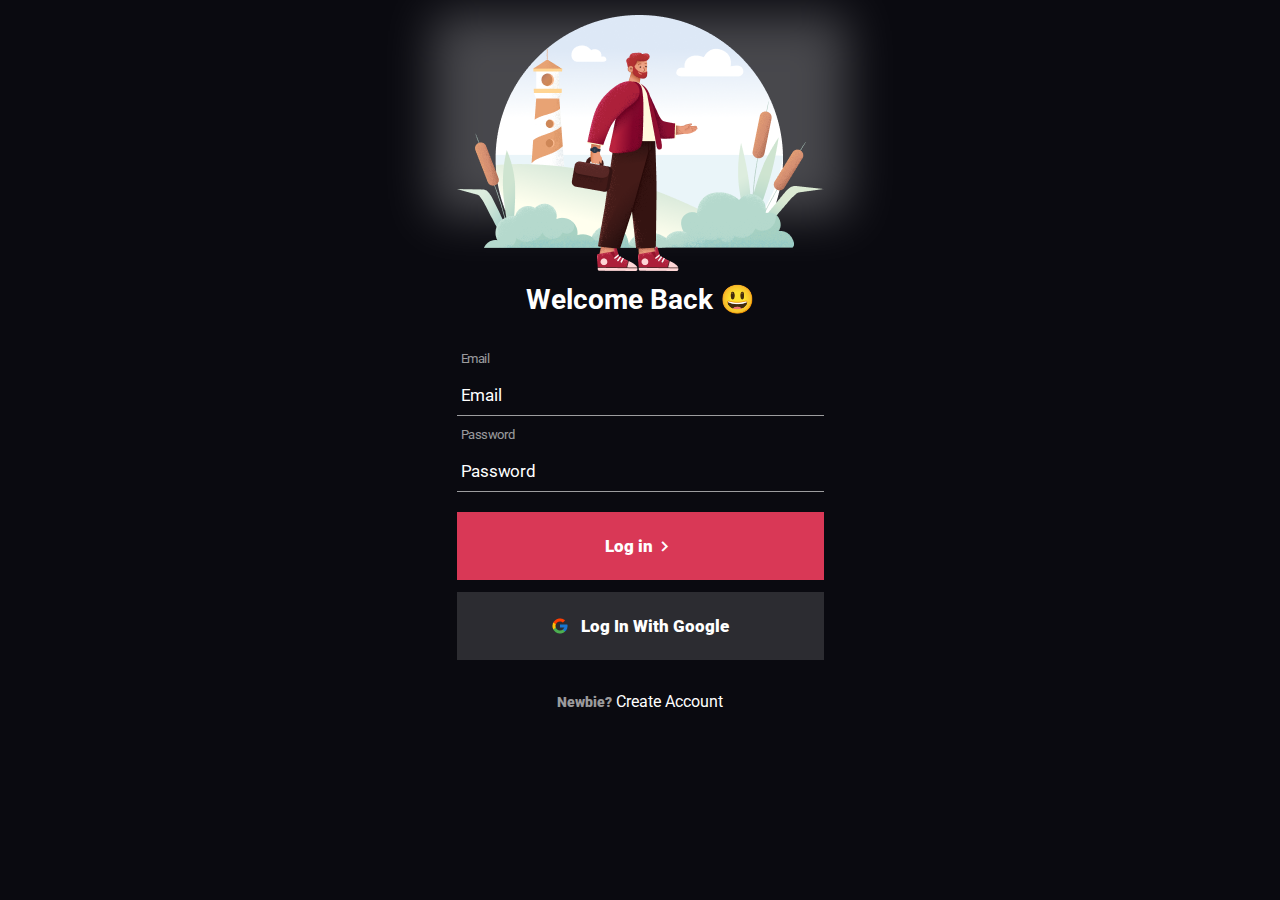
<file: index.html>
<!DOCTYPE html>
<html lang="en">

<head>
    <meta charset="UTF-8">
    <meta name="viewport" content="width=device-width, initial-scale=1.0">
    <link rel="preconnect" href="https://fonts.googleapis.com">
    <link rel="preconnect" href="https://fonts.gstatic.com" crossorigin>
    <link href="https://fonts.googleapis.com/css2?family=Roboto:wght@400;700;900&display=swap" rel="stylesheet">
    <link href='https://unpkg.com/boxicons@2.1.4/css/boxicons.min.css' rel='stylesheet'>
    <link rel="stylesheet" href="styles.css">
    <title>Tela de Login</title>
</head>

<body>
    <main>
        <div class="blur"></div>
        <img src="./imagens/homen1.png" alt="homem com a mala">
        <h1>Welcome Back 😃</h1>
        <div class="container-inputs">
            <label>Email</label>
            <input placeholder="Email" type="text">

            <label>Password</label>
            <input placeholder="Password" type="password">
        </div>

        <button class="btn-login">
            Log in
            <i class='bx bx-chevron-right'></i>
        </button>
        <button class="btn-google">
            <img src="./imagens/logoGoogle.png" alt="logo do google" />
            Log In With Google
        </button>

        <div class="container-link">
            <a href="./signup.html">Newbie?</a>
            <span>
                Create Account
            </span>
        </div>
    </main>
</body>

</html>
</file>
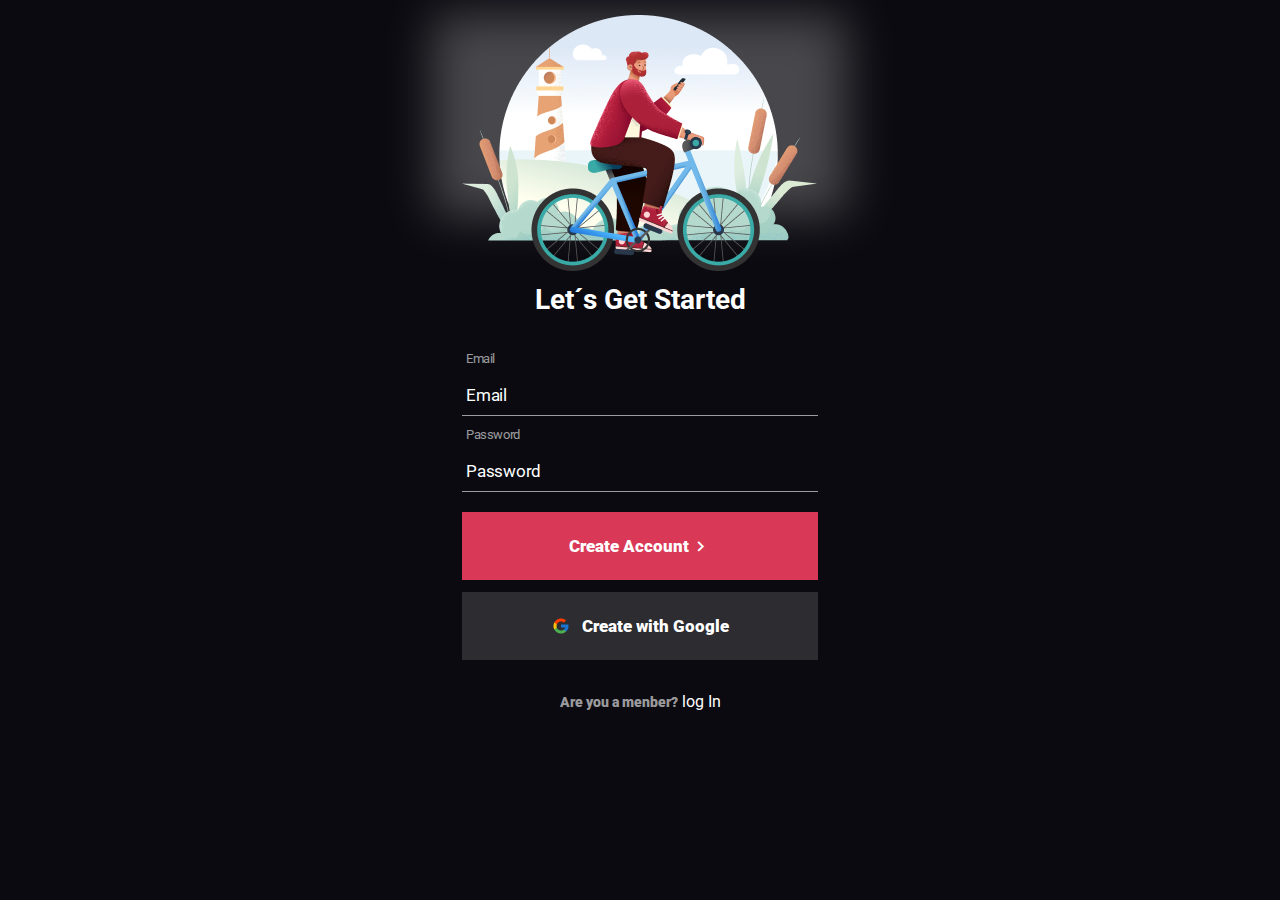
<file: signup.html>
<!DOCTYPE html>
<html lang="en">

<head>
    <meta charset="UTF-8">
    <meta name="viewport" content="width=device-width, initial-scale=1.0">
    <link rel="preconnect" href="https://fonts.googleapis.com">
    <link rel="preconnect" href="https://fonts.gstatic.com" crossorigin>
    <link href="https://fonts.googleapis.com/css2?family=Roboto:wght@400;700;900&display=swap" rel="stylesheet">
    <link href='https://unpkg.com/boxicons@2.1.4/css/boxicons.min.css' rel='stylesheet'>
    <link rel="stylesheet" href="styles.css">
    <title>Tela de Login</title>
</head>

<body>
    <main>
        <div class="blur"></div>
        <img src="./imagens/homen2.png" alt="homem na">
        <h1>Let´s Get Started</h1>
        <div class="container-inputs">
            <label>Email</label>
            <input placeholder="Email" type="text">

            <label>Password</label>
            <input placeholder="Password" type="password">
        </div>

        <button class="btn-login">
            Create Account
            <i class='bx bx-chevron-right'></i>
        </button>
        <button class="btn-google">
            <img src="./imagens/logoGoogle.png" alt="logo do google" />
            Create with Google
        </button>

        <div class="container-link">
            <a href="./index.html">Are you a menber?</a>
            <span>
                log In
            </span>
        </div>
    </main>
</body>

</html>
</file>
<file: styles.css>
* {
    padding: 0;
    margin: 0;
    box-sizing: border-box;
    font-family: "Roboto", sans-serif;
}

body {
    display: flex;
    justify-content: center;
    background-color: #0a0a10;
}

main {
    display: flex;
    flex-direction: column;
    align-items: center;
    padding: 15px 0px;
    max-width: 414px;
    min-height: 100vh;
    gap: 12px;
    position: relative;
}

.blur {
    width: 414px;
    height: 200px;
    background: #ffffff;
    position: absolute;
    z-index: -1;
    opacity: 0.25;
    filter: blur(24px);
}

h1 {
    font-weight: 700;
    font-size: 28px;
    line-height: 33px;
    text-align: center;
    color: #ffffff;

}

.container-inputs {
    margin-top: 20px;
    display: flex;
    flex-direction: column;
    width: 100%;
}

label {
    font-weight: 400;
    font-size: 13px;
    line-height: 22px;
    letter-spacing: -0.408px;
    color: rgba(255, 255, 255, 0.6);
    margin-bottom: 4px;
    padding-left: 4px;
}

input {
    width: 100%;
    height: 42px;
    margin-bottom: 8px;
    background: transparent;
    outline: none;
    border: none;
    border-bottom: 1px solid rgba(255, 255, 255, 0.6);
    font-weight: 400;
    font-size: 17px;
    line-height: 20px;
    letter-spacing: -0.24px;
    color: #ffffff;

}

input::placeholder {
    font-weight: 400;
    font-size: 17px;
    line-height: 20px;
    letter-spacing: -0.24px;
    color: #ffffff;
    padding-left: 4px;
}

.btn-login {
    width: 100%;
    height: 68px;
    background: #d93856;
    font-weight: 900;
    font-size: 17px;
    line-height: 2px;
    color: #ffffff;
    display: flex;
    align-items: center;
    justify-content: center;
    transition: 0.3s ease;
    border: none;

}

.btn-login:hover {
    cursor: pointer;
    opacity: 0.8;
}

.btn-login:active {
    opacity: 0.6;
}

i {
    font-weight: 900;
    font-size: 22px;
    line-height: 2px;

}

.btn-google {
    width: 100%;
    height: 68px;
    border: none;
    display: flex;
    align-items: center;
    justify-content: center;
    transition: 0.3 ease;
    background: rgba(255, 255, 255, 0.14);
    font-weight: 900;
    font-size: 17px;
    line-height: 2px;
    color: #ffffff;
    gap: 12px;

}
.src{
    gap: 0.6;
}

.btn-google:hover {
    cursor: pointer;
    opacity: 0.8;
}

.btn-google:active {
    opacity: 0.6;
}

.container-link {
    position: relative;
    margin-top: 20px;
}

a {
    font-weight: 900;
    font-size: 14px;
    line-height: 16px;
    color: rgba(255, 255, 255, 0.6);
    text-decoration: none;

}

a::after {
    content: "";
    width: 0%;
    height: 2px;
    position: absolute;
    background: #d93856;
    bottom: -3px;
    left: 0;
    transition: 0.3s ease;
}

a:hover::after {
    content: "";
    width: 100%;
    height: 2px;
    position: absolute;
    background: #d93856;
    bottom: -3px;
    left: 0;
}

span {
    color: #ffffff;

}
</file>
